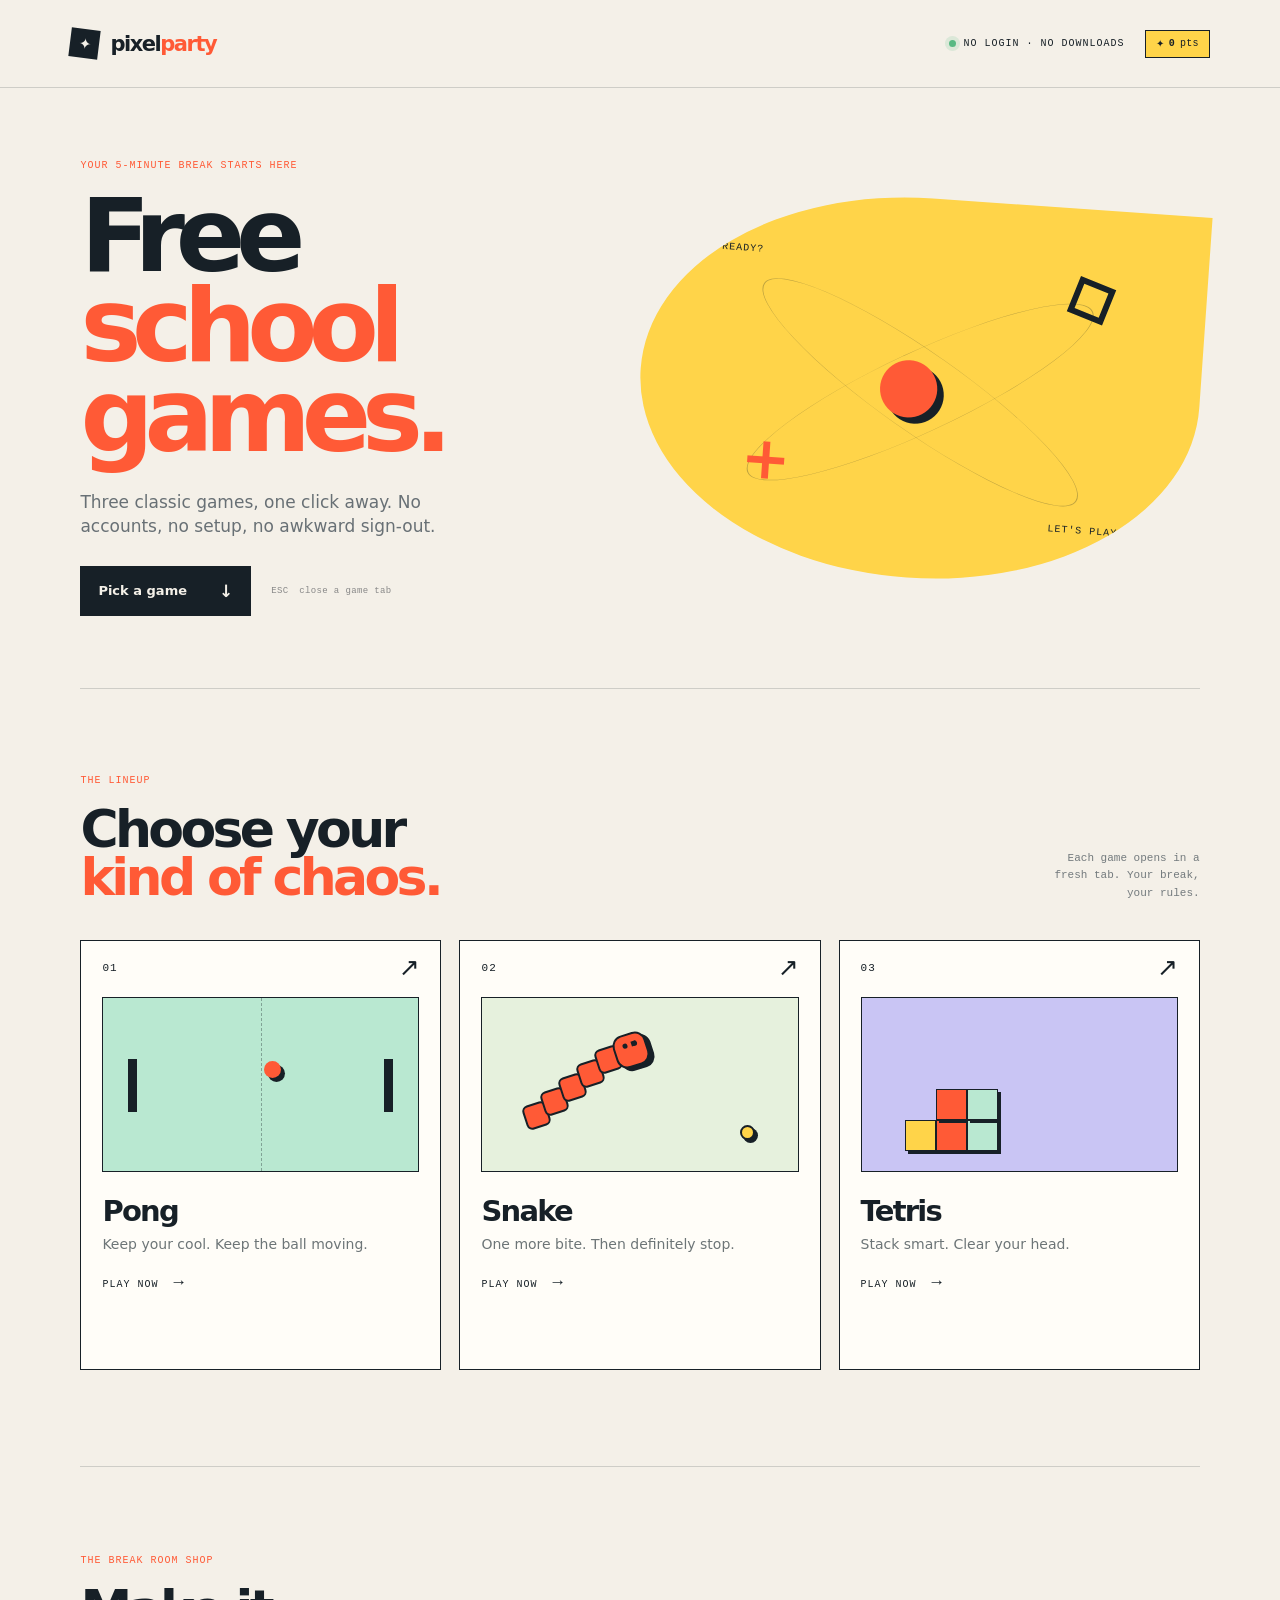
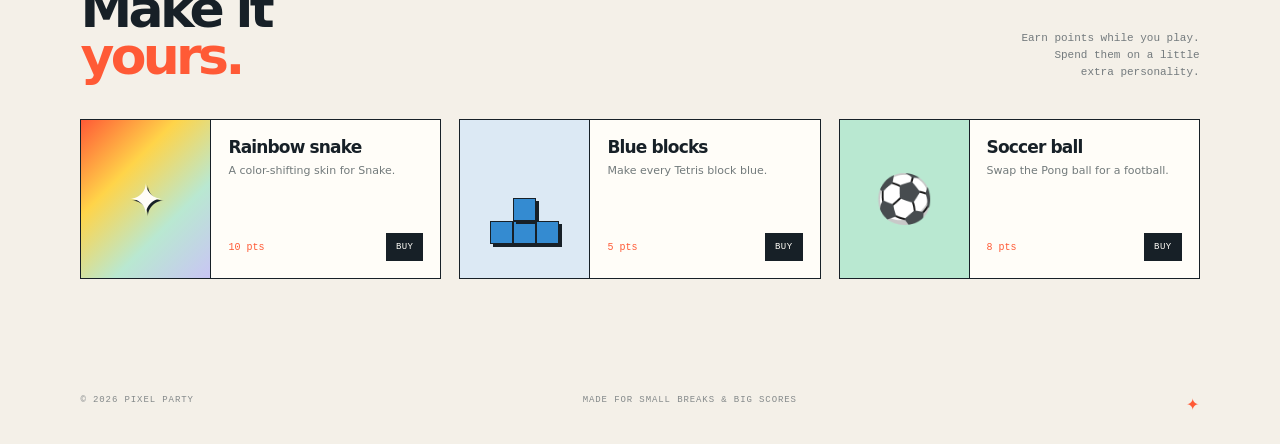
<file: index.html>
<!doctype html>
<html lang="en">
<head>
  <meta charset="utf-8">
  <meta name="viewport" content="width=device-width, initial-scale=1">
  <meta name="description" content="Pixel Party is a quick-play arcade with free browser games and no login.">
  <title>Pixel Party — quick games, no login</title>
  <link rel="stylesheet" href="style.css">
</head>
<body class="lobby-page">
  <header class="site-header">
    <a class="brand" href="index.html" aria-label="Pixel Party home">
      <span class="brand-mark" aria-hidden="true">✦</span>
      <span>pixel<span class="brand-accent">party</span></span>
    </a>
    <div class="header-note"><span class="status-dot"></span> no login · no downloads <span class="points-pill">✦ <strong id="points-total">0</strong> pts</span></div>
  </header>

  <main class="lobby-wrap">
    <section class="hero" aria-labelledby="hero-title">
      <div class="hero-copy">
        <p class="eyebrow">YOUR 5-MINUTE BREAK STARTS HERE</p>
        <h1 id="hero-title">Free<br><em>school games.</em></h1>
        <p class="hero-text">Three classic games, one click away. No accounts, no setup, no awkward sign-out.</p>
        <div class="hero-actions">
          <a class="button button-primary" href="#games">Pick a game <span>↓</span></a>
          <span class="shortcut-hint"><kbd>ESC</kbd> close a game tab</span>
        </div>
      </div>
      <div class="hero-art" aria-hidden="true">
        <div class="orbit orbit-one"></div>
        <div class="orbit orbit-two"></div>
        <div class="pixel-ball">●</div>
        <div class="float-shape shape-square"></div>
        <div class="float-shape shape-cross">+</div>
        <span class="art-label label-top">READY?</span>
        <span class="art-label label-bottom">LET'S PLAY</span>
      </div>
    </section>

    <section class="games-section" id="games" aria-labelledby="games-title">
      <div class="section-heading">
        <div>
          <p class="eyebrow">THE LINEUP</p>
          <h2 id="games-title">Choose your<br><span>kind of chaos.</span></h2>
        </div>
        <p class="section-aside">Each game opens in a<br>fresh tab. Your break,<br>your rules.</p>
      </div>

      <div class="game-grid">
        <a class="game-card card-pong" href="game.html?game=pong" target="_blank" rel="noopener" aria-label="Open Pong in a new tab">
          <div class="card-top"><span class="game-number">01</span><span class="play-icon">↗</span></div>
          <div class="game-preview pong-preview"><span class="preview-paddle left"></span><span class="preview-ball"></span><span class="preview-paddle right"></span><span class="preview-line"></span></div>
          <div class="card-copy"><h3>Pong</h3><p>Keep your cool. Keep the ball moving.</p><span class="card-cta">Play now <b>→</b></span></div>
        </a>
        <a class="game-card card-snake" href="game.html?game=snake" target="_blank" rel="noopener" aria-label="Open Snake in a new tab">
          <div class="card-top"><span class="game-number">02</span><span class="play-icon">↗</span></div>
          <div class="game-preview snake-preview"><span class="snake-body segment-1"></span><span class="snake-body segment-2"></span><span class="snake-body segment-3"></span><span class="snake-body segment-4"></span><span class="snake-body segment-5"></span><span class="snake-head"><i></i><i></i></span><span class="snake-food"></span></div>
          <div class="card-copy"><h3>Snake</h3><p>One more bite. Then definitely stop.</p><span class="card-cta">Play now <b>→</b></span></div>
        </a>
        <a class="game-card card-tetris" href="game.html?game=tetris" target="_blank" rel="noopener" aria-label="Open Tetris in a new tab">
          <div class="card-top"><span class="game-number">03</span><span class="play-icon">↗</span></div>
          <div class="game-preview tetris-preview"><i class="block block-a"></i><i class="block block-b"></i><i class="block block-c"></i><i class="block block-d"></i><i class="block block-e"></i></div>
          <div class="card-copy"><h3>Tetris</h3><p>Stack smart. Clear your head.</p><span class="card-cta">Play now <b>→</b></span></div>
        </a>
      </div>
    </section>

    <section class="shop-section" id="shop" aria-labelledby="shop-title">
      <div class="section-heading shop-heading">
        <div><p class="eyebrow">THE BREAK ROOM SHOP</p><h2 id="shop-title">Make it<br><span>yours.</span></h2></div>
        <p class="section-aside">Earn points while you play.<br>Spend them on a little<br>extra personality.</p>
      </div>
      <div class="shop-grid">
        <article class="shop-item shop-rainbow"><div class="shop-preview rainbow-preview">✦</div><div class="shop-item-copy"><div><h3>Rainbow snake</h3><p>A color-shifting skin for Snake.</p></div><div class="shop-buy-row"><span class="shop-cost">10 pts</span><button class="shop-button" data-item="snake-rainbow" data-cost="10">Buy</button></div></div></article>
        <article class="shop-item shop-blue"><div class="shop-preview blue-preview"><i></i><i></i><i></i><i></i></div><div class="shop-item-copy"><div><h3>Blue blocks</h3><p>Make every Tetris block blue.</p></div><div class="shop-buy-row"><span class="shop-cost">5 pts</span><button class="shop-button" data-item="tetris-blue" data-cost="5">Buy</button></div></div></article>
        <article class="shop-item shop-soccer"><div class="shop-preview soccer-preview">⚽</div><div class="shop-item-copy"><div><h3>Soccer ball</h3><p>Swap the Pong ball for a football.</p></div><div class="shop-buy-row"><span class="shop-cost">8 pts</span><button class="shop-button" data-item="pong-soccer" data-cost="8">Buy</button></div></div></article>
      </div>
    </section>
  </main>

  <footer class="site-footer"><span>© 2026 PIXEL PARTY</span><span>MADE FOR SMALL BREAKS & BIG SCORES</span><span class="footer-spark">✦</span></footer>
  <script src="points.js"></script>
</body>
</html>
</file>
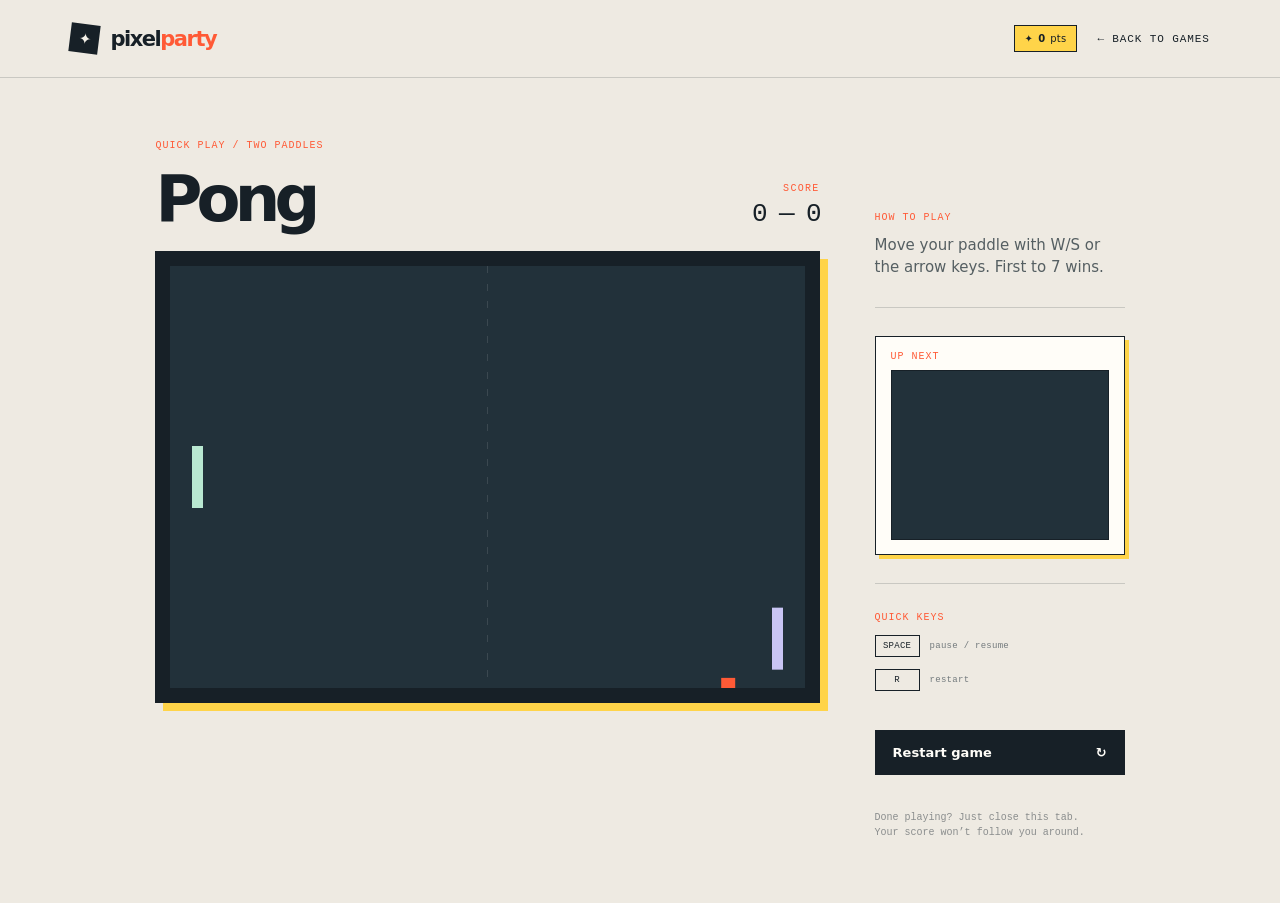
<file: game.html>
<!doctype html>
<html lang="en">
<head>
  <meta charset="utf-8">
  <meta name="viewport" content="width=device-width, initial-scale=1">
  <title>Pixel Party — Game</title>
  <link rel="stylesheet" href="style.css">
</head>
<body class="game-page">
  <header class="site-header game-header">
    <a class="brand" href="index.html"><span class="brand-mark">✦</span><span>pixel<span class="brand-accent">party</span></span></a>
    <div class="game-header-actions"><span class="points-pill">✦ <strong id="points-total">0</strong> pts</span><a class="back-link" href="index.html">← back to games</a></div>
  </header>
  <main class="game-layout">
    <section class="game-stage" aria-label="Game area">
      <div class="stage-heading"><div><p class="eyebrow" id="game-kicker">QUICK PLAY</p><h1 id="game-title">Pong</h1></div><div class="score-wrap"><span>SCORE</span><strong id="score">0 — 0</strong></div></div>
      <div class="canvas-frame"><canvas id="game-canvas" width="720" height="480" aria-label="Game canvas"></canvas><div class="canvas-message" id="canvas-message"></div></div>
      <div class="mobile-controls" id="mobile-controls" aria-label="Touch controls"></div>
    </section>
    <aside class="game-info">
      <div class="info-label">HOW TO PLAY</div><p id="instructions">Move your paddle with W/S or the arrow keys. First to 7 wins.</p>
      <div class="info-divider"></div><div class="next-piece-card"><div class="info-label">UP NEXT</div><canvas id="next-canvas" width="144" height="112" aria-label="Next Tetris piece"></canvas></div><div class="info-divider"></div><div class="info-label">QUICK KEYS</div><div class="key-row"><kbd>SPACE</kbd><span>pause / resume</span></div><div class="key-row"><kbd>R</kbd><span>restart</span></div>
      <button class="button button-dark" id="restart-button">Restart game <span>↻</span></button>
      <p class="exit-note">Done playing? Just close this tab.<br>Your score won’t follow you around.</p>
    </aside>
  </main>
  <script src="points.js"></script>
  <script src="game.js"></script>
</body>
</html>
</file>
<file: style.css>
:root{--ink:#172027;--paper:#f4f0e8;--cream:#fffdf8;--orange:#ff5a36;--yellow:#ffd449;--mint:#b9e8d1;--lavender:#c9c5f4;--line:rgba(23,32,39,.17);--mono:'SFMono-Regular',Consolas,'Liberation Mono',monospace;--sans:Inter,ui-sans-serif,system-ui,-apple-system,BlinkMacSystemFont,'Segoe UI',sans-serif}
*{box-sizing:border-box}html{scroll-behavior:smooth}body{margin:0;color:var(--ink);background:var(--paper);font-family:var(--sans)}a{color:inherit;text-decoration:none}.site-header{height:88px;padding:0 5.5vw;display:flex;align-items:center;justify-content:space-between;border-bottom:1px solid var(--line)}.brand{display:flex;align-items:center;gap:11px;font-size:21px;font-weight:700;letter-spacing:-.07em}.brand-mark{display:grid;place-items:center;width:29px;height:29px;color:var(--paper);background:var(--ink);font-size:15px;transform:rotate(7deg)}.brand-accent{color:var(--orange)}.header-note,.shortcut-hint,.eyebrow,.game-number,.art-label,.site-footer,.info-label,.key-row{font:500 10px var(--mono);letter-spacing:.1em;text-transform:uppercase}.header-note{display:flex;align-items:center;gap:8px}.status-dot{width:7px;height:7px;border-radius:50%;background:#58b983;box-shadow:0 0 0 4px rgba(88,185,131,.16)}.lobby-wrap{max-width:1260px;margin:0 auto;padding:0 5.5vw}.hero{min-height:530px;display:grid;grid-template-columns:1fr 1fr;align-items:center;border-bottom:1px solid var(--line)}.hero-copy{padding:72px 0}.eyebrow{margin:0 0 20px;color:var(--orange);font-size:10px}.hero h1{max-width:560px;margin:0;font-size:clamp(58px,8vw,105px);line-height:.88;letter-spacing:-.09em;font-weight:600}.hero h1 em{color:var(--orange);font-style:normal}.hero-text{max-width:390px;margin:30px 0 27px;color:#687075;font-size:17px;line-height:1.4}.hero-actions{display:flex;align-items:center;gap:20px}.button{display:inline-flex;align-items:center;justify-content:space-between;gap:32px;border:0;cursor:pointer;font:600 13px var(--sans);padding:15px 18px;transition:transform .2s,box-shadow .2s}.button:hover{transform:translateY(-3px);box-shadow:5px 5px 0 var(--ink)}.button-primary{color:var(--paper);background:var(--ink)}.button-primary span{font-size:17px}.shortcut-hint{color:#888;font-size:9px;letter-spacing:.04em;text-transform:none}.shortcut-hint kbd{margin-right:5px}.hero-art{height:380px;position:relative;overflow:hidden;background:var(--yellow);border-radius:50% 0 50% 50%;transform:rotate(4deg);isolation:isolate}.orbit{position:absolute;border:1px solid rgba(23,32,39,.28);border-radius:50%;left:16%;top:17%;width:68%;height:68%}.orbit-one{transform:rotate(31deg) scaleY(.31)}.orbit-two{transform:rotate(-29deg) scaleY(.31)}.pixel-ball{position:absolute;top:39%;left:42%;font-size:75px;line-height:1;color:var(--orange);text-shadow:6px 7px 0 var(--ink);transform:rotate(-9deg)}.float-shape{position:absolute;font-weight:700}.shape-square{right:17%;top:19%;height:38px;width:38px;border:6px solid var(--ink);transform:rotate(18deg)}.shape-cross{bottom:21%;left:19%;font-size:59px;color:var(--orange);line-height:1}.art-label{position:absolute;color:var(--ink);font-size:10px}.label-top{top:15%;left:13%}.label-bottom{bottom:14%;right:13%}.games-section{padding:86px 0 96px}.section-heading{display:flex;justify-content:space-between;align-items:end;margin-bottom:38px}.section-heading h2{font-size:52px;line-height:.92;letter-spacing:-.07em;margin:0;font-weight:600}.section-heading h2 span{color:var(--orange)}.section-aside{font:11px var(--mono);line-height:1.55;color:#737a7d;text-align:right;margin:0}.game-grid{display:grid;grid-template-columns:repeat(3,1fr);gap:18px}.game-card{display:block;min-height:430px;padding:21px;background:var(--cream);border:1px solid var(--ink);transition:transform .25s,box-shadow .25s}.game-card:hover{transform:translateY(-8px);box-shadow:8px 8px 0 var(--ink)}.card-pong:hover{background:#fff0de}.card-snake:hover{background:#edf8f0}.card-tetris:hover{background:#efedff}.card-top{display:flex;justify-content:space-between}.game-number{font-size:11px}.play-icon{font-size:25px;line-height:.5}.game-preview{height:175px;position:relative;margin:23px 0 22px;overflow:hidden;border:1px solid var(--ink)}.pong-preview{background:var(--mint)}.preview-paddle{position:absolute;top:61px;width:9px;height:53px;background:var(--ink)}.preview-paddle.left{left:25px}.preview-paddle.right{right:25px}.preview-ball{position:absolute;left:51%;top:63px;width:17px;height:17px;background:var(--orange);border-radius:50%;box-shadow:4px 4px 0 var(--ink)}.preview-line{position:absolute;height:100%;border-left:1px dashed rgba(23,32,39,.35);left:50%}.snake-preview{background:#e6f1dd}.snake-path{position:absolute;left:30px;top:88px;width:175px;height:31px;border:8px solid var(--orange);border-right:0;border-bottom:0;transform:skewY(-23deg) rotate(-8deg)}.snake-head{position:absolute;left:193px;top:48px;width:31px;height:31px;background:var(--orange);box-shadow:5px 5px 0 var(--ink)}.snake-head:after{content:'';display:block;width:5px;height:5px;margin:7px 0 0 17px;background:var(--ink)}.snake-food{position:absolute;right:44px;bottom:33px;width:13px;height:13px;border-radius:50%;background:var(--ink)}.tetris-preview{background:var(--lavender)}.block{position:absolute;display:block;width:31px;height:31px;border:1px solid var(--ink);box-shadow:3px 3px 0 var(--ink)}.block-a{background:var(--yellow);bottom:20px;left:43px}.block-b{background:var(--orange);bottom:20px;left:74px}.block-c{background:var(--orange);bottom:51px;left:74px}.block-d{background:var(--mint);bottom:20px;left:105px}.block-e{background:var(--mint);bottom:51px;left:105px}.card-copy h3{font-size:29px;letter-spacing:-.06em;margin:0 0 8px}.card-copy p{font-size:14px;color:#6d7577;margin:0 0 20px}.card-cta{font:500 10px var(--mono);letter-spacing:.1em;text-transform:uppercase}.card-cta b{font-size:17px;margin-left:8px}.site-footer{max-width:1260px;margin:0 auto;padding:20px 5.5vw 29px;display:flex;justify-content:space-between;color:#84898a;font-size:9px}.footer-spark{color:var(--orange);font-size:16px}.game-page{min-height:100vh;background:#eeeae2}.game-header{height:78px}.back-link{font:500 11px var(--mono);text-transform:uppercase;letter-spacing:.08em}.game-layout{display:grid;grid-template-columns:minmax(0,1fr) 250px;gap:55px;max-width:1110px;margin:0 auto;padding:62px 5.5vw}.stage-heading{display:flex;justify-content:space-between;align-items:end;margin-bottom:22px}.stage-heading h1{font-size:64px;line-height:.9;letter-spacing:-.09em;margin:0}.score-wrap{text-align:right}.score-wrap span{display:block;font:10px var(--mono);letter-spacing:.13em;color:var(--orange);margin-bottom:5px}.score-wrap strong{font:500 26px var(--mono);letter-spacing:-.08em}.canvas-frame{position:relative;background:var(--ink);padding:14px;border:1px solid var(--ink);box-shadow:8px 8px 0 var(--yellow)}canvas{display:block;width:100%;height:auto;background:#22313a;image-rendering:pixelated}.canvas-message{position:absolute;inset:14px;display:none;place-items:center;text-align:center;background:rgba(23,32,39,.86);color:var(--cream);font-size:28px;font-weight:600;letter-spacing:-.04em}.canvas-message small{display:block;font:10px var(--mono);letter-spacing:.1em;color:var(--yellow);margin-top:13px}.game-info{padding-top:72px}.info-label{color:var(--orange);font-size:10px;margin-bottom:12px}.game-info>p{font-size:15px;line-height:1.45;margin:0;color:#555f62}.info-divider{border-top:1px solid var(--line);margin:28px 0}.key-row{display:flex;align-items:center;gap:10px;margin:12px 0;color:#737a7d;font-size:9px;letter-spacing:.03em;text-transform:none}.key-row kbd{min-width:45px;color:var(--ink);border:1px solid var(--ink);padding:5px;text-align:center;font-size:9px}.button-dark{width:100%;margin-top:27px;background:var(--ink);color:var(--cream)}.exit-note{font:10px var(--mono)!important;color:#8a8d8d!important;line-height:1.55!important;margin-top:35px!important}.mobile-controls{display:none}
@media(max-width:750px){.site-header{height:70px;padding:0 6vw}.header-note{display:none}.lobby-wrap{padding:0 6vw}.hero{display:block;min-height:auto}.hero-copy{padding:62px 0 38px}.hero h1{font-size:66px}.hero-text{font-size:15px;margin:24px 0}.hero-art{height:250px;margin-bottom:54px;border-radius:50% 0 50% 50%}.games-section{padding:0 0 60px}.section-heading{align-items:start;display:block}.section-heading h2{font-size:45px}.section-aside{text-align:left;margin-top:20px}.game-grid{grid-template-columns:1fr}.game-card{min-height:390px}.site-footer{padding:20px 6vw;font-size:8px}.site-footer span:nth-child(2){display:none}.game-layout{display:block;padding:44px 6vw}.game-header .back-link{font-size:9px}.stage-heading h1{font-size:52px}.score-wrap strong{font-size:21px}.canvas-frame{padding:8px;box-shadow:5px 5px 0 var(--yellow)}.canvas-message{inset:8px}.game-info{padding-top:48px}.mobile-controls{display:grid;grid-template-columns:repeat(3,1fr);gap:8px;max-width:230px;margin:23px auto 0}.mobile-controls button{height:40px;background:var(--cream);border:1px solid var(--ink);font:20px var(--mono);color:var(--ink)}.mobile-controls button:nth-child(1){grid-column:2}.mobile-controls button:nth-child(2){grid-column:1;grid-row:2}.mobile-controls button:nth-child(3){grid-column:2;grid-row:2}.mobile-controls button:nth-child(4){grid-column:3;grid-row:2}}
.next-piece-card{padding:14px 15px;background:var(--cream);border:1px solid var(--ink);box-shadow:4px 4px 0 var(--yellow)}
.next-piece-card .info-label{margin-bottom:8px}
#next-canvas{display:block;width:100%;height:auto;background:#22313a;border:1px solid var(--ink);image-rendering:pixelated}
.game-page:has(#next-canvas) #game-canvas{cursor:crosshair}
.snake-preview{background:#e6f1dd}
.snake-body,.snake-head{position:absolute;display:block;width:25px;height:25px;border:2px solid var(--ink);background:var(--orange);border-radius:6px;transform:rotate(-18deg)}
.segment-1{left:42px;top:105px}.segment-2{left:60px;top:91px}.segment-3{left:78px;top:77px}.segment-4{left:96px;top:63px}.segment-5{left:114px;top:49px}
.snake-head{left:132px;top:35px;width:34px;height:34px;border-radius:11px;transform:rotate(-18deg);box-shadow:4px 4px 0 var(--ink)}
.snake-head i{position:absolute;width:5px;height:5px;border-radius:50%;background:var(--ink);top:7px}.snake-head i:first-child{left:8px}.snake-head i:last-child{right:7px}
.snake-food{position:absolute;right:43px;bottom:31px;width:15px;height:15px;border:2px solid var(--ink);border-radius:50%;background:var(--yellow);box-shadow:3px 3px 0 var(--ink)}
.points-pill{display:inline-flex;align-items:center;gap:5px;margin-left:12px;padding:7px 10px;color:var(--ink);background:var(--yellow);border:1px solid var(--ink);font-size:10px;letter-spacing:.02em;text-transform:none}.points-pill strong{font-weight:700}
.shop-section{padding:88px 0 96px;border-top:1px solid var(--line)}.shop-heading{margin-bottom:38px}.shop-grid{display:grid;grid-template-columns:repeat(3,1fr);gap:18px}.shop-item{background:var(--cream);border:1px solid var(--ink);display:grid;grid-template-columns:130px 1fr;min-height:160px}.shop-preview{display:grid;place-items:center;border-right:1px solid var(--ink);font-size:42px}.rainbow-preview{background:linear-gradient(135deg,#ff5a36,#ffd449,#b9e8d1,#c9c5f4);color:var(--cream);text-shadow:2px 2px var(--ink)}.blue-preview{position:relative;background:#dce9f4}.blue-preview i{position:absolute;width:23px;height:23px;background:#348bd1;border:1px solid var(--ink);box-shadow:3px 3px 0 var(--ink)}.blue-preview i:nth-child(1){left:30px;bottom:34px}.blue-preview i:nth-child(2){left:53px;bottom:34px}.blue-preview i:nth-child(3){left:53px;bottom:57px}.blue-preview i:nth-child(4){left:76px;bottom:34px}.soccer-preview{background:#b9e8d1;font-size:47px}.shop-item-copy{display:flex;flex-direction:column;justify-content:space-between;padding:17px}.shop-item-copy h3{font-size:17px;letter-spacing:-.05em;margin:0 0 7px}.shop-item-copy p{font-size:11px;line-height:1.3;color:#727a7b;margin:0}.shop-buy-row{display:flex;align-items:center;justify-content:space-between;gap:7px}.shop-cost{font:500 10px var(--mono);color:var(--orange)}.shop-button{border:1px solid var(--ink);background:var(--ink);color:var(--cream);padding:8px 9px;cursor:pointer;font:500 9px var(--mono);text-transform:uppercase;letter-spacing:.05em}.shop-button:hover,.shop-button.is-equipped{background:var(--orange)}.game-header-actions{display:flex;align-items:center;gap:20px}.game-header-actions .points-pill{margin:0}.game-info .points-pill{margin:0}
.shop-grid{grid-template-columns:repeat(3,1fr)}
@media(max-width:750px){.points-pill{margin-left:6px}.shop-section{padding:58px 0 64px}.shop-grid{grid-template-columns:1fr}.shop-item{min-height:145px}.game-header-actions{gap:8px}.game-header-actions .points-pill{display:none}}
</file>
